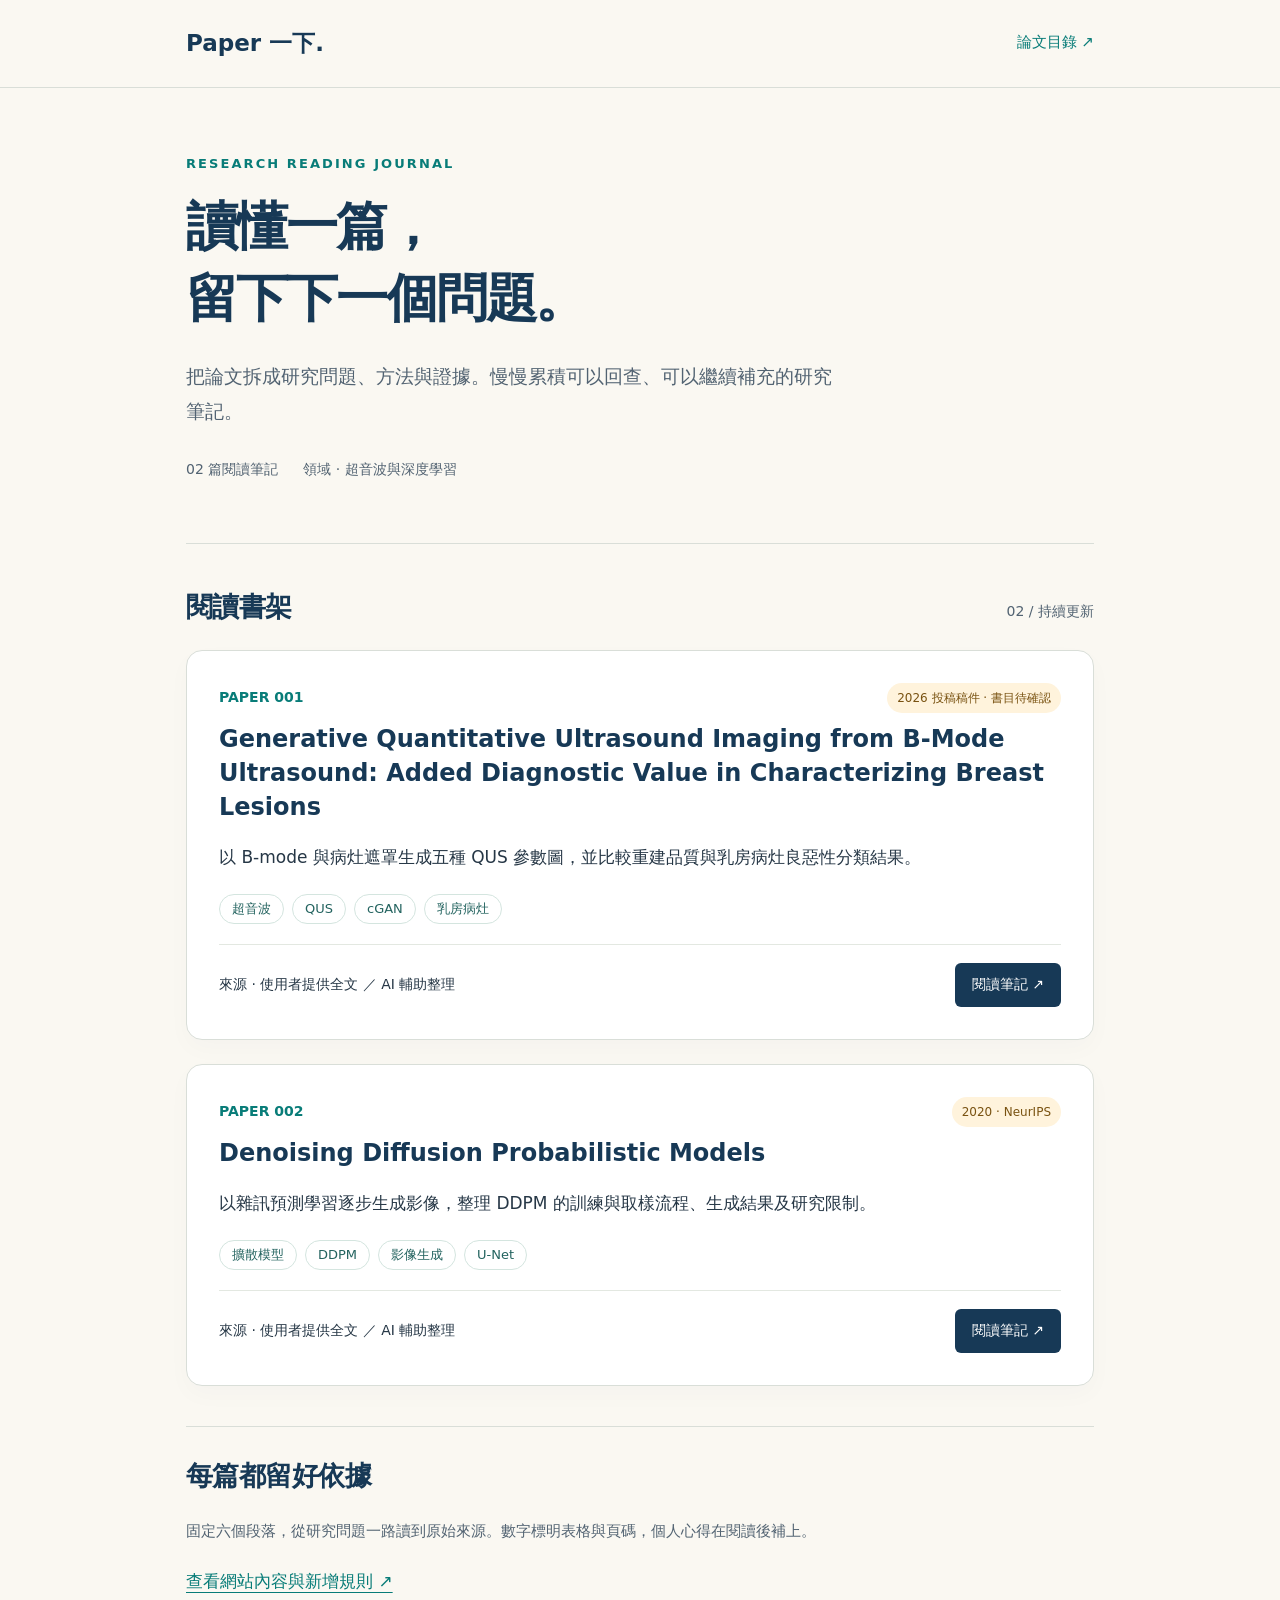
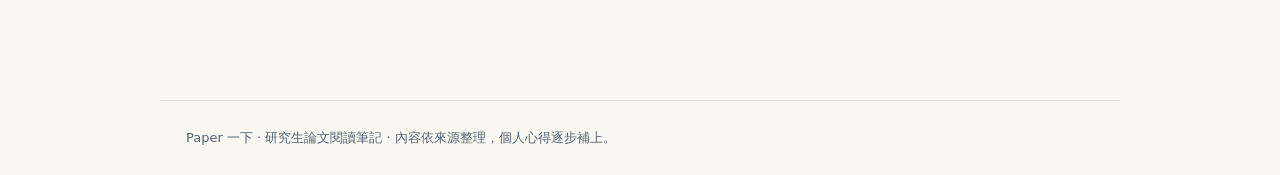
<file: index.html>
<!doctype html>
<html lang="zh-Hant"><head><meta charset="utf-8"><meta name="viewport" content="width=device-width, initial-scale=1"><title>研究生論文閱讀筆記｜Paper 一下</title><meta name="description" content="研究生的論文閱讀筆記，整理研究問題、方法、結果與來源。"><link rel="stylesheet" href="style.css"></head>
<body><a class="skip" href="#main">跳到主要內容</a><header><nav aria-label="主要導覽"><a class="brand" href="index.html">Paper 一下<span aria-hidden="true">.</span></a><a class="navlink" href="index.html#papers">論文目錄 ↗</a></nav></header>
<main id="main"><section class="hero"><div class="eyebrow">Research reading journal</div><h1>讀懂一篇，<br>留下下一個問題。</h1><p class="lead">把論文拆成研究問題、方法與證據。慢慢累積可以回查、可以繼續補充的研究筆記。</p><div class="hero-foot"><span>02 篇閱讀筆記</span><span>領域 · 超音波與深度學習</span></div></section>
<section id="papers" aria-labelledby="papers-heading"><div class="section-head"><h2 id="papers-heading">閱讀書架</h2><span class="counter">02 / 持續更新</span></div><article class="card"><div class="card-top"><span class="number">PAPER 001</span><span class="status">2026 投稿稿件 · 書目待確認</span></div><h3><a href="papers/generative-quantitative-ultrasound.html">Generative Quantitative Ultrasound Imaging from B-Mode Ultrasound: Added Diagnostic Value in Characterizing Breast Lesions</a></h3><p>以 B-mode 與病灶遮罩生成五種 QUS 參數圖，並比較重建品質與乳房病灶良惡性分類結果。</p><div class="tags"><span class="tag">超音波</span><span class="tag">QUS</span><span class="tag">cGAN</span><span class="tag">乳房病灶</span></div><div class="card-bottom"><span>來源 · 使用者提供全文 ／ AI 輔助整理</span><a class="button" href="papers/generative-quantitative-ultrasound.html">閱讀筆記 ↗</a></div></article><article class="card"><div class="card-top"><span class="number">PAPER 002</span><span class="status">2020 · NeurIPS</span></div><h3><a href="papers/ddpm.html">Denoising Diffusion Probabilistic Models</a></h3><p>以雜訊預測學習逐步生成影像，整理 DDPM 的訓練與取樣流程、生成結果及研究限制。</p><div class="tags"><span class="tag">擴散模型</span><span class="tag">DDPM</span><span class="tag">影像生成</span><span class="tag">U-Net</span></div><div class="card-bottom"><span>來源 · 使用者提供全文 ／ AI 輔助整理</span><a class="button" href="papers/ddpm.html">閱讀筆記 ↗</a></div></article></section>
<section class="about"><h2>每篇都留好依據</h2><p>固定六個段落，從研究問題一路讀到原始來源。數字標明表格與頁碼，個人心得在閱讀後補上。</p><a href="AGENTS.md">查看網站內容與新增規則 ↗</a></section></main><footer>Paper 一下 · 研究生論文閱讀筆記 · 內容依來源整理，個人心得逐步補上。</footer></body></html>
</file>
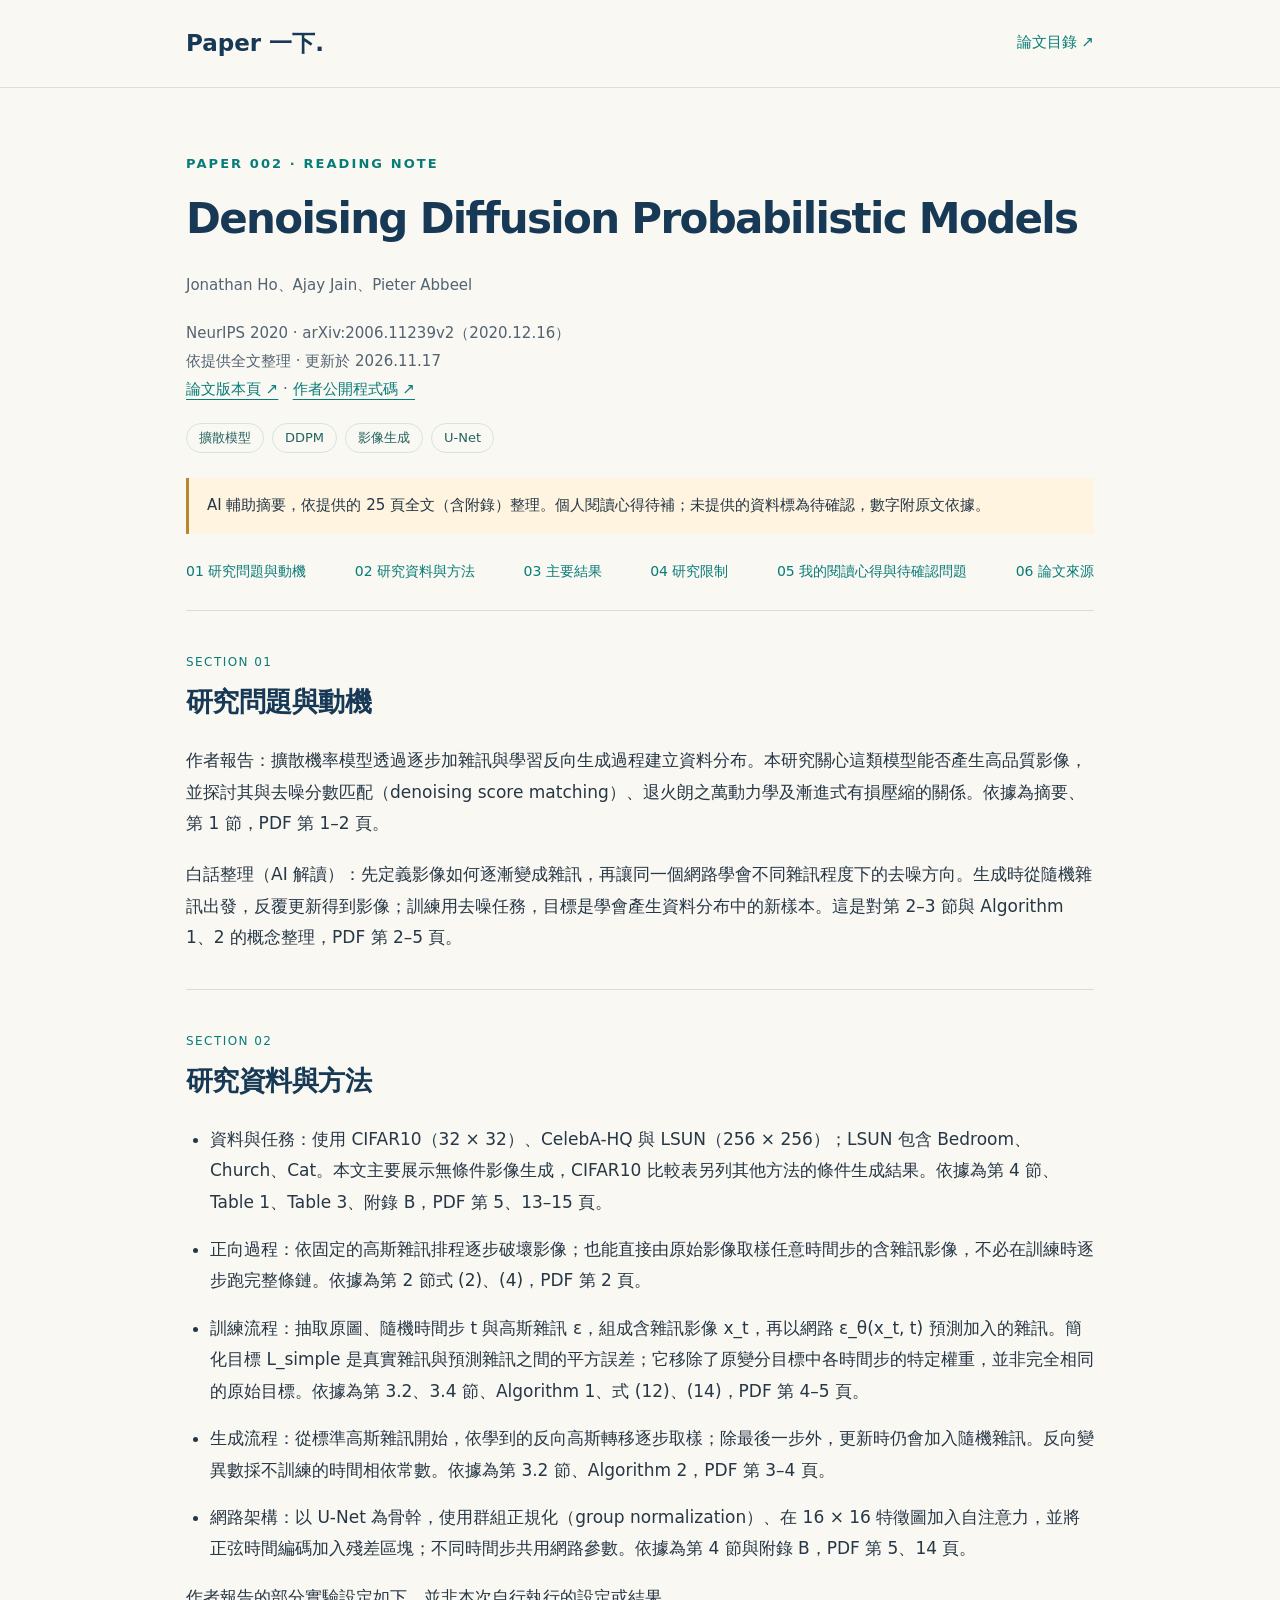
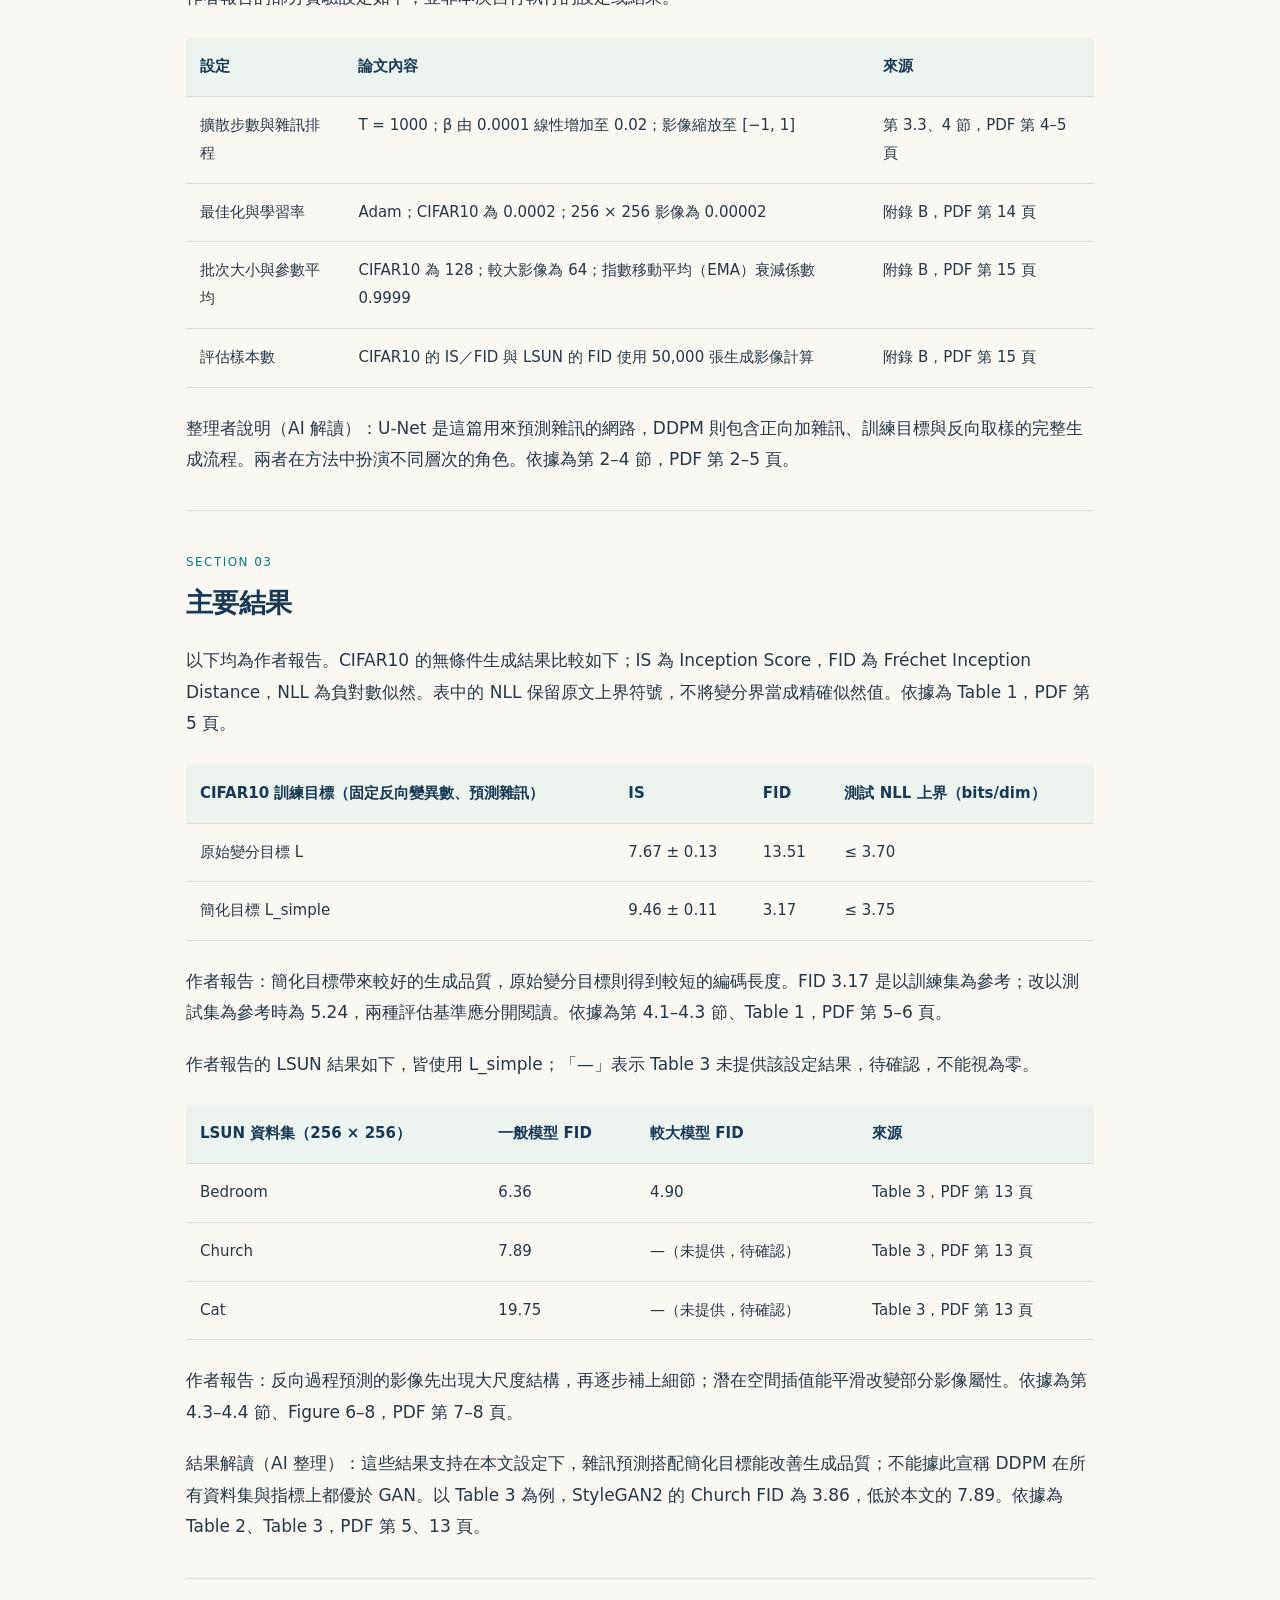
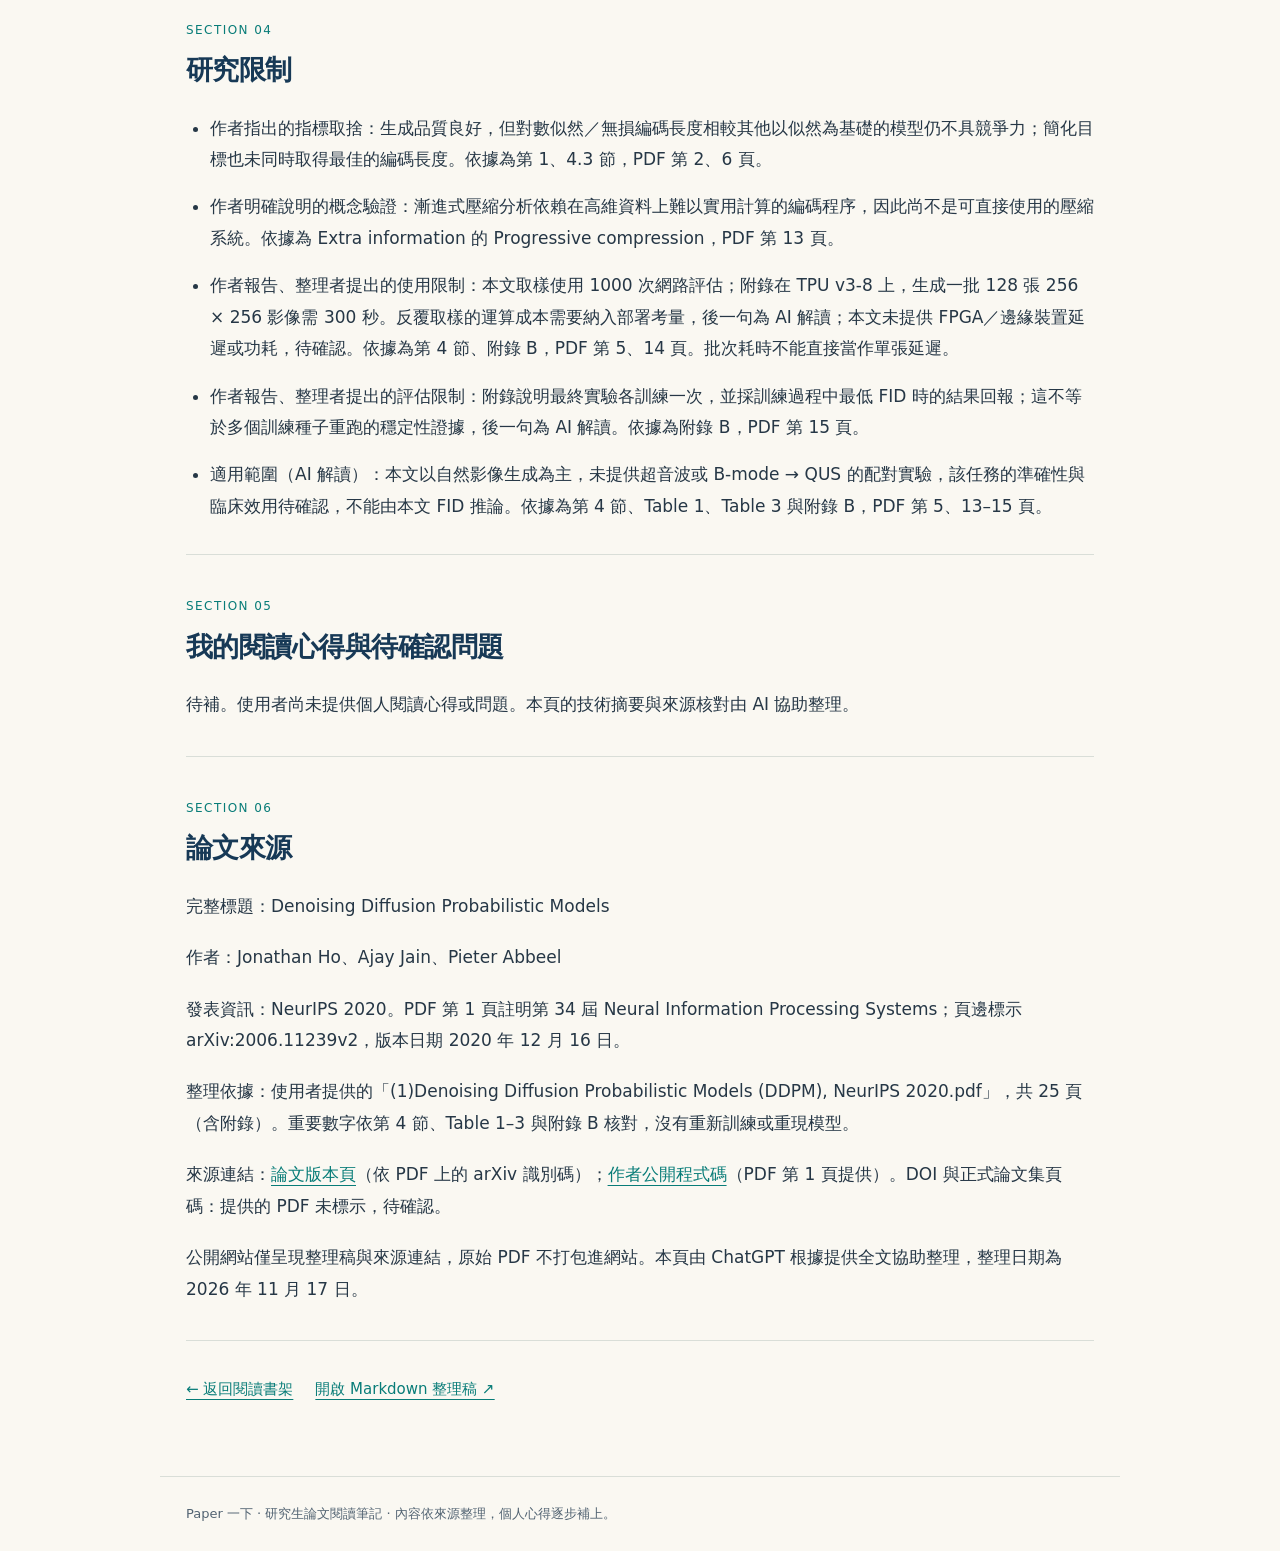
<file: papers/ddpm.html>
<!doctype html>
<html lang="zh-Hant"><head><meta charset="utf-8"><meta name="viewport" content="width=device-width, initial-scale=1"><title>Denoising Diffusion Probabilistic Models｜Paper 一下</title><meta name="description" content="研究生的論文閱讀筆記，整理研究問題、方法、結果與來源。"><link rel="stylesheet" href="../style.css"></head>
<body><a class="skip" href="#main">跳到主要內容</a><header><nav aria-label="主要導覽"><a class="brand" href="../index.html">Paper 一下<span aria-hidden="true">.</span></a><a class="navlink" href="../index.html#papers">論文目錄 ↗</a></nav></header>
<main id="main"><div class="eyebrow">Paper 002 · Reading note</div><h1 class="paper-title">Denoising Diffusion Probabilistic Models</h1><p class="authors">Jonathan Ho、Ajay Jain、Pieter Abbeel</p><p class="meta">NeurIPS 2020 · arXiv:2006.11239v2（2020.12.16）<br>依提供全文整理 · 更新於 2026.11.17<br><a href="https://arxiv.org/abs/2006.11239v2">論文版本頁 ↗</a> · <a href="https://github.com/hojonathanho/diffusion">作者公開程式碼 ↗</a></p><div class="tags"><span class="tag">擴散模型</span><span class="tag">DDPM</span><span class="tag">影像生成</span><span class="tag">U-Net</span></div><div class="notice">AI 輔助摘要，依提供的 25 頁全文（含附錄）整理。個人閱讀心得待補；未提供的資料標為待確認，數字附原文依據。</div><nav class="toc" aria-label="本頁目錄"><a href="#section-1">01 研究問題與動機</a><a href="#section-2">02 研究資料與方法</a><a href="#section-3">03 主要結果</a><a href="#section-4">04 研究限制</a><a href="#section-5">05 我的閱讀心得與待確認問題</a><a href="#section-6">06 論文來源</a></nav><section class="paper-section" id="section-1"><span class="section-no">SECTION 01</span><h2>研究問題與動機</h2><p>作者報告：擴散機率模型透過逐步加雜訊與學習反向生成過程建立資料分布。本研究關心這類模型能否產生高品質影像，並探討其與去噪分數匹配（denoising score matching）、退火朗之萬動力學及漸進式有損壓縮的關係。依據為摘要、第 1 節，PDF 第 1–2 頁。</p><p>白話整理（AI 解讀）：先定義影像如何逐漸變成雜訊，再讓同一個網路學會不同雜訊程度下的去噪方向。生成時從隨機雜訊出發，反覆更新得到影像；訓練用去噪任務，目標是學會產生資料分布中的新樣本。這是對第 2–3 節與 Algorithm 1、2 的概念整理，PDF 第 2–5 頁。</p></section><section class="paper-section" id="section-2"><span class="section-no">SECTION 02</span><h2>研究資料與方法</h2><ul><li>資料與任務：使用 CIFAR10（32 × 32）、CelebA-HQ 與 LSUN（256 × 256）；LSUN 包含 Bedroom、Church、Cat。本文主要展示無條件影像生成，CIFAR10 比較表另列其他方法的條件生成結果。依據為第 4 節、Table 1、Table 3、附錄 B，PDF 第 5、13–15 頁。</li><li>正向過程：依固定的高斯雜訊排程逐步破壞影像；也能直接由原始影像取樣任意時間步的含雜訊影像，不必在訓練時逐步跑完整條鏈。依據為第 2 節式 (2)、(4)，PDF 第 2 頁。</li><li>訓練流程：抽取原圖、隨機時間步 t 與高斯雜訊 ε，組成含雜訊影像 x_t，再以網路 ε_θ(x_t, t) 預測加入的雜訊。簡化目標 L_simple 是真實雜訊與預測雜訊之間的平方誤差；它移除了原變分目標中各時間步的特定權重，並非完全相同的原始目標。依據為第 3.2、3.4 節、Algorithm 1、式 (12)、(14)，PDF 第 4–5 頁。</li><li>生成流程：從標準高斯雜訊開始，依學到的反向高斯轉移逐步取樣；除最後一步外，更新時仍會加入隨機雜訊。反向變異數採不訓練的時間相依常數。依據為第 3.2 節、Algorithm 2，PDF 第 3–4 頁。</li><li>網路架構：以 U-Net 為骨幹，使用群組正規化（group normalization）、在 16 × 16 特徵圖加入自注意力，並將正弦時間編碼加入殘差區塊；不同時間步共用網路參數。依據為第 4 節與附錄 B，PDF 第 5、14 頁。</li></ul><p>作者報告的部分實驗設定如下，並非本次自行執行的設定或結果。</p><div class="table-scroll" tabindex="0" role="region" aria-label="實驗設定表"><table><thead><tr><th scope="col">設定</th><th scope="col">論文內容</th><th scope="col">來源</th></tr></thead><tbody><tr><td>擴散步數與雜訊排程</td><td>T = 1000；β 由 0.0001 線性增加至 0.02；影像縮放至 [−1, 1]</td><td>第 3.3、4 節，PDF 第 4–5 頁</td></tr><tr><td>最佳化與學習率</td><td>Adam；CIFAR10 為 0.0002；256 × 256 影像為 0.00002</td><td>附錄 B，PDF 第 14 頁</td></tr><tr><td>批次大小與參數平均</td><td>CIFAR10 為 128；較大影像為 64；指數移動平均（EMA）衰減係數 0.9999</td><td>附錄 B，PDF 第 15 頁</td></tr><tr><td>評估樣本數</td><td>CIFAR10 的 IS／FID 與 LSUN 的 FID 使用 50,000 張生成影像計算</td><td>附錄 B，PDF 第 15 頁</td></tr></tbody></table></div><p>整理者說明（AI 解讀）：U-Net 是這篇用來預測雜訊的網路，DDPM 則包含正向加雜訊、訓練目標與反向取樣的完整生成流程。兩者在方法中扮演不同層次的角色。依據為第 2–4 節，PDF 第 2–5 頁。</p></section><section class="paper-section" id="section-3"><span class="section-no">SECTION 03</span><h2>主要結果</h2><p>以下均為作者報告。CIFAR10 的無條件生成結果比較如下；IS 為 Inception Score，FID 為 Fréchet Inception Distance，NLL 為負對數似然。表中的 NLL 保留原文上界符號，不將變分界當成精確似然值。依據為 Table 1，PDF 第 5 頁。</p><div class="table-scroll" tabindex="0" role="region" aria-label="CIFAR10 生成結果表"><table><thead><tr><th scope="col">CIFAR10 訓練目標（固定反向變異數、預測雜訊）</th><th scope="col">IS</th><th scope="col">FID</th><th scope="col">測試 NLL 上界（bits/dim）</th></tr></thead><tbody><tr><td>原始變分目標 L</td><td>7.67 ± 0.13</td><td>13.51</td><td>≤ 3.70</td></tr><tr><td>簡化目標 L_simple</td><td>9.46 ± 0.11</td><td>3.17</td><td>≤ 3.75</td></tr></tbody></table></div><p>作者報告：簡化目標帶來較好的生成品質，原始變分目標則得到較短的編碼長度。FID 3.17 是以訓練集為參考；改以測試集為參考時為 5.24，兩種評估基準應分開閱讀。依據為第 4.1–4.3 節、Table 1，PDF 第 5–6 頁。</p><p>作者報告的 LSUN 結果如下，皆使用 L_simple；「—」表示 Table 3 未提供該設定結果，待確認，不能視為零。</p><div class="table-scroll" tabindex="0" role="region" aria-label="LSUN 生成結果表"><table><thead><tr><th scope="col">LSUN 資料集（256 × 256）</th><th scope="col">一般模型 FID</th><th scope="col">較大模型 FID</th><th scope="col">來源</th></tr></thead><tbody><tr><td>Bedroom</td><td>6.36</td><td>4.90</td><td>Table 3，PDF 第 13 頁</td></tr><tr><td>Church</td><td>7.89</td><td>—（未提供，待確認）</td><td>Table 3，PDF 第 13 頁</td></tr><tr><td>Cat</td><td>19.75</td><td>—（未提供，待確認）</td><td>Table 3，PDF 第 13 頁</td></tr></tbody></table></div><p>作者報告：反向過程預測的影像先出現大尺度結構，再逐步補上細節；潛在空間插值能平滑改變部分影像屬性。依據為第 4.3–4.4 節、Figure 6–8，PDF 第 7–8 頁。</p><p>結果解讀（AI 整理）：這些結果支持在本文設定下，雜訊預測搭配簡化目標能改善生成品質；不能據此宣稱 DDPM 在所有資料集與指標上都優於 GAN。以 Table 3 為例，StyleGAN2 的 Church FID 為 3.86，低於本文的 7.89。依據為 Table 2、Table 3，PDF 第 5、13 頁。</p></section><section class="paper-section" id="section-4"><span class="section-no">SECTION 04</span><h2>研究限制</h2><ul><li>作者指出的指標取捨：生成品質良好，但對數似然／無損編碼長度相較其他以似然為基礎的模型仍不具競爭力；簡化目標也未同時取得最佳的編碼長度。依據為第 1、4.3 節，PDF 第 2、6 頁。</li><li>作者明確說明的概念驗證：漸進式壓縮分析依賴在高維資料上難以實用計算的編碼程序，因此尚不是可直接使用的壓縮系統。依據為 Extra information 的 Progressive compression，PDF 第 13 頁。</li><li>作者報告、整理者提出的使用限制：本文取樣使用 1000 次網路評估；附錄在 TPU v3-8 上，生成一批 128 張 256 × 256 影像需 300 秒。反覆取樣的運算成本需要納入部署考量，後一句為 AI 解讀；本文未提供 FPGA／邊緣裝置延遲或功耗，待確認。依據為第 4 節、附錄 B，PDF 第 5、14 頁。批次耗時不能直接當作單張延遲。</li><li>作者報告、整理者提出的評估限制：附錄說明最終實驗各訓練一次，並採訓練過程中最低 FID 時的結果回報；這不等於多個訓練種子重跑的穩定性證據，後一句為 AI 解讀。依據為附錄 B，PDF 第 15 頁。</li><li>適用範圍（AI 解讀）：本文以自然影像生成為主，未提供超音波或 B-mode → QUS 的配對實驗，該任務的準確性與臨床效用待確認，不能由本文 FID 推論。依據為第 4 節、Table 1、Table 3 與附錄 B，PDF 第 5、13–15 頁。</li></ul></section><section class="paper-section" id="section-5"><span class="section-no">SECTION 05</span><h2>我的閱讀心得與待確認問題</h2><p>待補。使用者尚未提供個人閱讀心得或問題。本頁的技術摘要與來源核對由 AI 協助整理。</p></section><section class="paper-section" id="section-6"><span class="section-no">SECTION 06</span><h2>論文來源</h2><p>完整標題：Denoising Diffusion Probabilistic Models</p><p>作者：Jonathan Ho、Ajay Jain、Pieter Abbeel</p><p>發表資訊：NeurIPS 2020。PDF 第 1 頁註明第 34 屆 Neural Information Processing Systems；頁邊標示 arXiv:2006.11239v2，版本日期 2020 年 12 月 16 日。</p><p>整理依據：使用者提供的「(1)Denoising Diffusion Probabilistic Models (DDPM), NeurIPS 2020.pdf」，共 25 頁（含附錄）。重要數字依第 4 節、Table 1–3 與附錄 B 核對，沒有重新訓練或重現模型。</p><p>來源連結：<a href="https://arxiv.org/abs/2006.11239v2">論文版本頁</a>（依 PDF 上的 arXiv 識別碼）；<a href="https://github.com/hojonathanho/diffusion">作者公開程式碼</a>（PDF 第 1 頁提供）。DOI 與正式論文集頁碼：提供的 PDF 未標示，待確認。</p><p>公開網站僅呈現整理稿與來源連結，原始 PDF 不打包進網站。本頁由 ChatGPT 根據提供全文協助整理，整理日期為 2026 年 11 月 17 日。</p></section><div class="endlinks"><a href="../index.html">← 返回閱讀書架</a><a href="../notes/ddpm.md">開啟 Markdown 整理稿 ↗</a></div></main><footer>Paper 一下 · 研究生論文閱讀筆記 · 內容依來源整理，個人心得逐步補上。</footer></body></html>
</file>
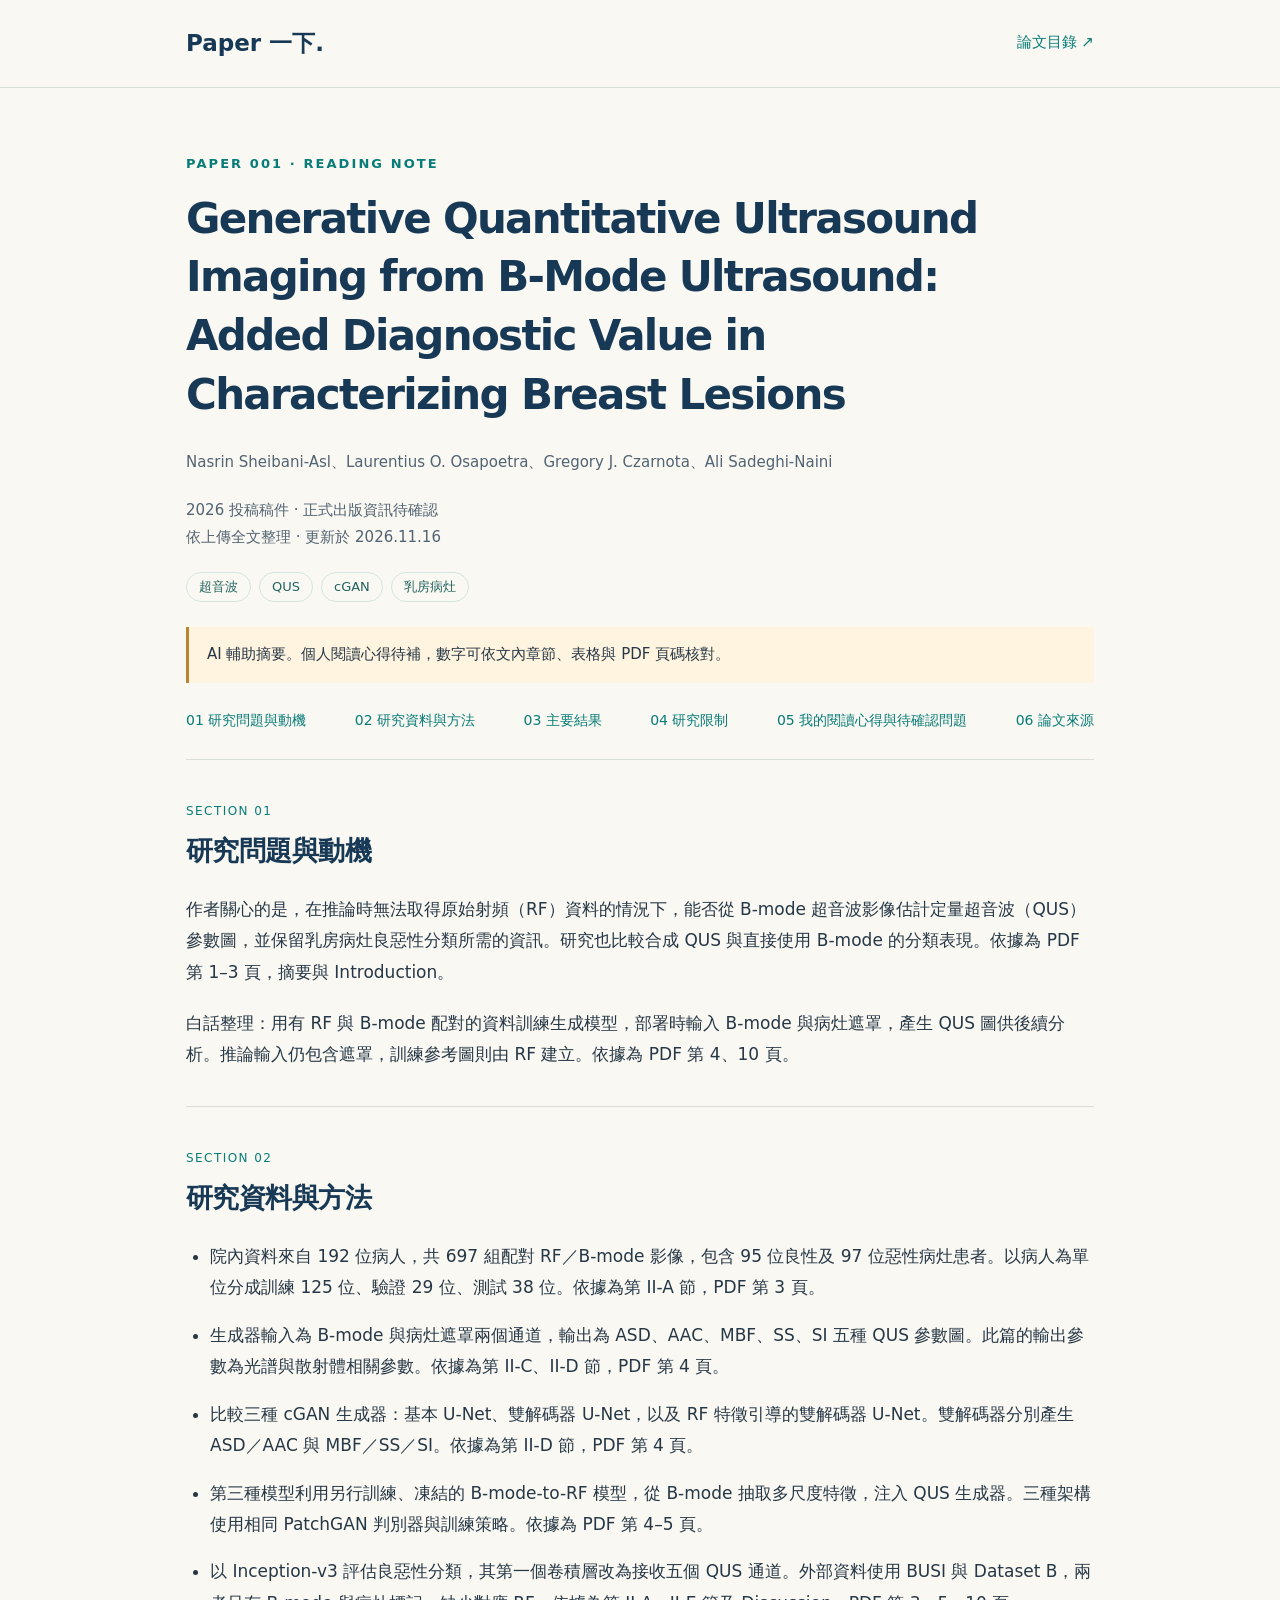
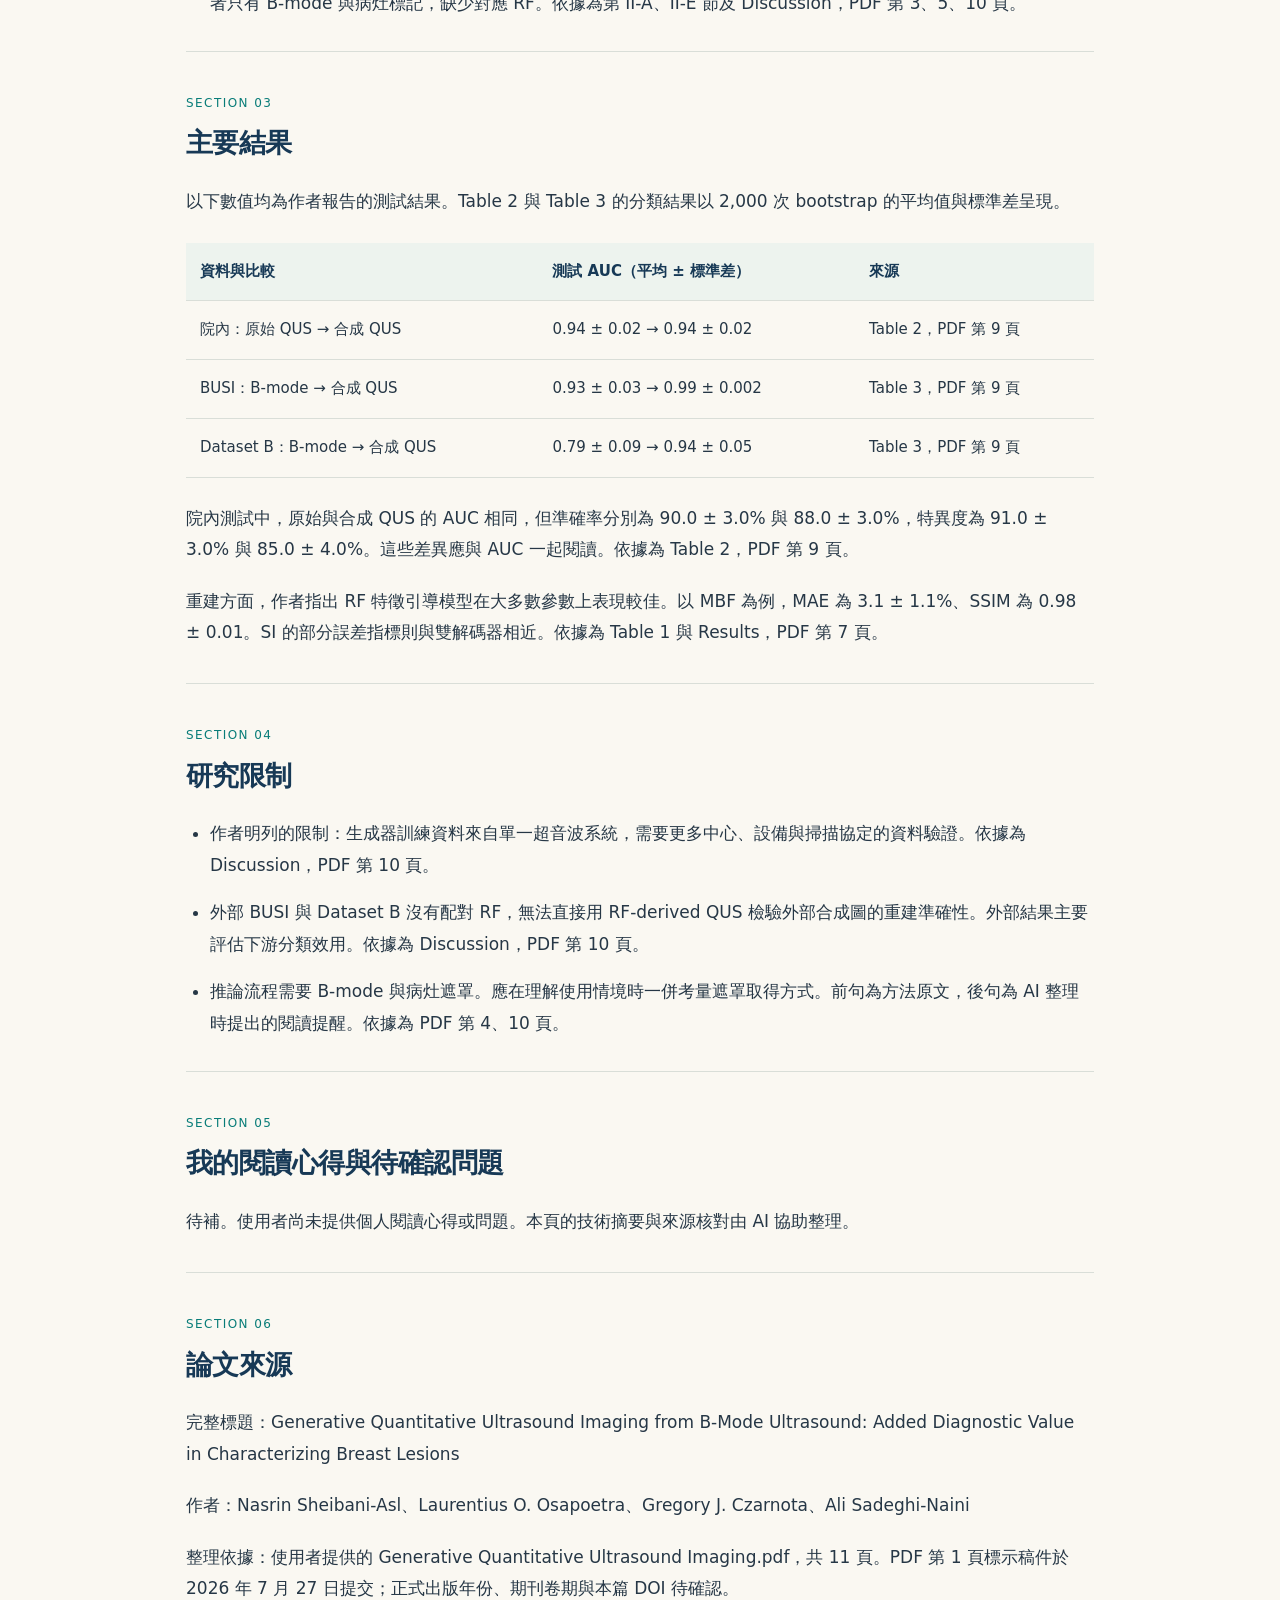
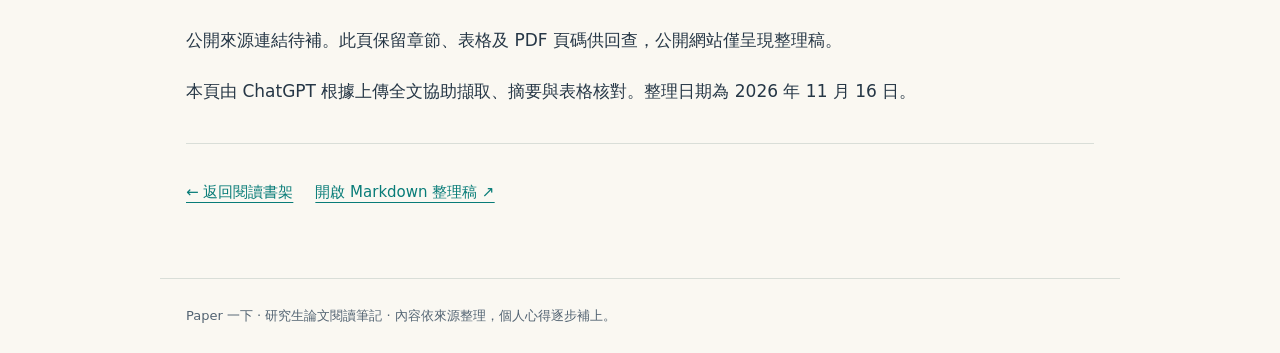
<file: papers/generative-quantitative-ultrasound.html>
<!doctype html>
<html lang="zh-Hant"><head><meta charset="utf-8"><meta name="viewport" content="width=device-width, initial-scale=1"><title>Generative Quantitative Ultrasound Imaging from B-Mode Ultrasound: Added Diagnostic Value in Characterizing Breast Lesions｜Paper 一下</title><meta name="description" content="研究生的論文閱讀筆記，整理研究問題、方法、結果與來源。"><link rel="stylesheet" href="../style.css"></head>
<body><a class="skip" href="#main">跳到主要內容</a><header><nav aria-label="主要導覽"><a class="brand" href="../index.html">Paper 一下<span aria-hidden="true">.</span></a><a class="navlink" href="../index.html#papers">論文目錄 ↗</a></nav></header>
<main id="main"><div class="eyebrow">Paper 001 · Reading note</div><h1 class="paper-title">Generative Quantitative Ultrasound Imaging from B-Mode Ultrasound: Added Diagnostic Value in Characterizing Breast Lesions</h1><p class="authors">Nasrin Sheibani-Asl、Laurentius O. Osapoetra、Gregory J. Czarnota、Ali Sadeghi-Naini</p><p class="meta">2026 投稿稿件 · 正式出版資訊待確認<br>依上傳全文整理 · 更新於 2026.11.16</p><div class="tags"><span class="tag">超音波</span><span class="tag">QUS</span><span class="tag">cGAN</span><span class="tag">乳房病灶</span></div><div class="notice">AI 輔助摘要。個人閱讀心得待補，數字可依文內章節、表格與 PDF 頁碼核對。</div><nav class="toc" aria-label="本頁目錄"><a href="#section-1">01 研究問題與動機</a><a href="#section-2">02 研究資料與方法</a><a href="#section-3">03 主要結果</a><a href="#section-4">04 研究限制</a><a href="#section-5">05 我的閱讀心得與待確認問題</a><a href="#section-6">06 論文來源</a></nav><section class="paper-section" id="section-1"><span class="section-no">SECTION 01</span><h2>研究問題與動機</h2><p>作者關心的是，在推論時無法取得原始射頻（RF）資料的情況下，能否從 B-mode 超音波影像估計定量超音波（QUS）參數圖，並保留乳房病灶良惡性分類所需的資訊。研究也比較合成 QUS 與直接使用 B-mode 的分類表現。依據為 PDF 第 1–3 頁，摘要與 Introduction。</p><p>白話整理：用有 RF 與 B-mode 配對的資料訓練生成模型，部署時輸入 B-mode 與病灶遮罩，產生 QUS 圖供後續分析。推論輸入仍包含遮罩，訓練參考圖則由 RF 建立。依據為 PDF 第 4、10 頁。</p></section><section class="paper-section" id="section-2"><span class="section-no">SECTION 02</span><h2>研究資料與方法</h2><ul><li>院內資料來自 192 位病人，共 697 組配對 RF／B-mode 影像，包含 95 位良性及 97 位惡性病灶患者。以病人為單位分成訓練 125 位、驗證 29 位、測試 38 位。依據為第 II-A 節，PDF 第 3 頁。</li><li>生成器輸入為 B-mode 與病灶遮罩兩個通道，輸出為 ASD、AAC、MBF、SS、SI 五種 QUS 參數圖。此篇的輸出參數為光譜與散射體相關參數。依據為第 II-C、II-D 節，PDF 第 4 頁。</li><li>比較三種 cGAN 生成器：基本 U-Net、雙解碼器 U-Net，以及 RF 特徵引導的雙解碼器 U-Net。雙解碼器分別產生 ASD／AAC 與 MBF／SS／SI。依據為第 II-D 節，PDF 第 4 頁。</li><li>第三種模型利用另行訓練、凍結的 B-mode-to-RF 模型，從 B-mode 抽取多尺度特徵，注入 QUS 生成器。三種架構使用相同 PatchGAN 判別器與訓練策略。依據為 PDF 第 4–5 頁。</li><li>以 Inception-v3 評估良惡性分類，其第一個卷積層改為接收五個 QUS 通道。外部資料使用 BUSI 與 Dataset B，兩者只有 B-mode 與病灶標記，缺少對應 RF。依據為第 II-A、II-E 節及 Discussion，PDF 第 3、5、10 頁。</li></ul></section><section class="paper-section" id="section-3"><span class="section-no">SECTION 03</span><h2>主要結果</h2><p>以下數值均為作者報告的測試結果。Table 2 與 Table 3 的分類結果以 2,000 次 bootstrap 的平均值與標準差呈現。</p><div class="table-scroll" tabindex="0" role="region" aria-label="分類結果表"><table><thead><tr><th scope="col">資料與比較</th><th scope="col">測試 AUC（平均 ± 標準差）</th><th scope="col">來源</th></tr></thead><tbody><tr><td>院內：原始 QUS → 合成 QUS</td><td>0.94 ± 0.02 → 0.94 ± 0.02</td><td>Table 2，PDF 第 9 頁</td></tr><tr><td>BUSI：B-mode → 合成 QUS</td><td>0.93 ± 0.03 → 0.99 ± 0.002</td><td>Table 3，PDF 第 9 頁</td></tr><tr><td>Dataset B：B-mode → 合成 QUS</td><td>0.79 ± 0.09 → 0.94 ± 0.05</td><td>Table 3，PDF 第 9 頁</td></tr></tbody></table></div><p>院內測試中，原始與合成 QUS 的 AUC 相同，但準確率分別為 90.0 ± 3.0% 與 88.0 ± 3.0%，特異度為 91.0 ± 3.0% 與 85.0 ± 4.0%。這些差異應與 AUC 一起閱讀。依據為 Table 2，PDF 第 9 頁。</p><p>重建方面，作者指出 RF 特徵引導模型在大多數參數上表現較佳。以 MBF 為例，MAE 為 3.1 ± 1.1%、SSIM 為 0.98 ± 0.01。SI 的部分誤差指標則與雙解碼器相近。依據為 Table 1 與 Results，PDF 第 7 頁。</p></section><section class="paper-section" id="section-4"><span class="section-no">SECTION 04</span><h2>研究限制</h2><ul><li>作者明列的限制：生成器訓練資料來自單一超音波系統，需要更多中心、設備與掃描協定的資料驗證。依據為 Discussion，PDF 第 10 頁。</li><li>外部 BUSI 與 Dataset B 沒有配對 RF，無法直接用 RF-derived QUS 檢驗外部合成圖的重建準確性。外部結果主要評估下游分類效用。依據為 Discussion，PDF 第 10 頁。</li><li>推論流程需要 B-mode 與病灶遮罩。應在理解使用情境時一併考量遮罩取得方式。前句為方法原文，後句為 AI 整理時提出的閱讀提醒。依據為 PDF 第 4、10 頁。</li></ul></section><section class="paper-section" id="section-5"><span class="section-no">SECTION 05</span><h2>我的閱讀心得與待確認問題</h2><p>待補。使用者尚未提供個人閱讀心得或問題。本頁的技術摘要與來源核對由 AI 協助整理。</p></section><section class="paper-section" id="section-6"><span class="section-no">SECTION 06</span><h2>論文來源</h2><p>完整標題：Generative Quantitative Ultrasound Imaging from B-Mode Ultrasound: Added Diagnostic Value in Characterizing Breast Lesions</p><p>作者：Nasrin Sheibani-Asl、Laurentius O. Osapoetra、Gregory J. Czarnota、Ali Sadeghi-Naini</p><p>整理依據：使用者提供的 Generative Quantitative Ultrasound Imaging.pdf，共 11 頁。PDF 第 1 頁標示稿件於 2026 年 7 月 27 日提交；正式出版年份、期刊卷期與本篇 DOI 待確認。</p><p>公開來源連結待補。此頁保留章節、表格及 PDF 頁碼供回查，公開網站僅呈現整理稿。</p><p>本頁由 ChatGPT 根據上傳全文協助擷取、摘要與表格核對。整理日期為 2026 年 11 月 16 日。</p></section><div class="endlinks"><a href="../index.html">← 返回閱讀書架</a><a href="../notes/generative-quantitative-ultrasound.md">開啟 Markdown 整理稿 ↗</a></div></main><footer>Paper 一下 · 研究生論文閱讀筆記 · 內容依來源整理，個人心得逐步補上。</footer></body></html>
</file>
<file: style.css>
*{box-sizing:border-box}html{scroll-behavior:smooth}body{margin:0;background:#faf8f2;color:#263746;font-family:system-ui,-apple-system,"Noto Sans TC","Microsoft JhengHei",sans-serif;font-size:17px;line-height:1.85}a{color:#087c78;text-underline-offset:5px}a:hover{color:#143a5a}a:focus-visible,div:focus-visible{outline:3px solid #c48826;outline-offset:6px}.skip{position:absolute;top:-80px}.skip:focus{top:12px;left:12px;background:white;padding:10px;z-index:2}header{border-bottom:1px solid #d9ded8}nav{max-width:960px;margin:auto;padding:22px 26px;display:flex;justify-content:space-between;align-items:center;gap:16px}nav a{text-decoration:none}.brand{font-size:23px;font-weight:800;color:#173956}.navlink{font-size:15px}main{max-width:960px;margin:auto;padding:64px 26px 72px}.eyebrow{color:#087c78;font-size:13px;letter-spacing:.16em;font-weight:750;text-transform:uppercase}h1,h2,h3{color:#173956;line-height:1.4;overflow-wrap:anywhere}h1{font-size:clamp(32px,5vw,52px);letter-spacing:-.04em;margin:14px 0 24px}h2{font-size:27px;letter-spacing:-.02em;margin:0 0 24px}h3{font-size:24px;margin:10px 0 18px}p{margin:0 0 20px}.lead{max-width:650px;color:#526372;font-size:19px}.hero{padding-bottom:60px;border-bottom:1px solid #d9ded8}.hero-foot{display:flex;gap:25px;align-items:center;margin-top:28px;color:#526372;font-size:14px}.section-head{display:flex;justify-content:space-between;align-items:baseline;gap:20px;margin:44px 0 24px}.section-head h2{margin:0}.counter{font-size:14px;color:#526372}.card{background:#fff;border:1px solid #d9ded8;border-radius:16px;padding:32px;box-shadow:0 9px 25px #17395606}.card h3 a{color:#173956;text-decoration:none}.card h3 a:hover{text-decoration:underline}.card-top{display:flex;align-items:center;justify-content:space-between;gap:18px}.number{font-size:14px;font-weight:750;color:#087c78}.status{font-size:12px;background:#fff3dc;color:#795211;padding:4px 10px;border-radius:30px}.tags{display:flex;flex-wrap:wrap;gap:8px;margin:20px 0}.tag{font-size:13px;border:1px solid #d4e5df;border-radius:30px;padding:2px 12px;color:#23635f}.card-bottom{border-top:1px solid #e3e8e1;padding-top:18px;display:flex;justify-content:space-between;gap:20px;align-items:center;font-size:14px}.button{display:inline-block;border-radius:6px;padding:9px 17px;background:#173956;color:white;text-decoration:none}.button:hover{background:#235579;color:white}.about{margin-top:40px;padding:30px 0;border-top:1px solid #d9ded8}.about p{font-size:15px;color:#526372}.paper-title{font-size:clamp(28px,4.3vw,42px)}.authors,.meta{font-size:15px;color:#526372}.notice{border-left:3px solid #b98531;background:#fff4df;padding:14px 18px;font-size:15px;margin-top:25px}.toc{padding:25px 0;border-bottom:1px solid #d9ded8;display:flex;flex-wrap:wrap;gap:9px 22px;font-size:14px}.toc a{text-decoration:none}.paper-section{padding:40px 0 15px;border-bottom:1px solid #d9ded8;scroll-margin-top:20px}.section-no{display:block;font-size:12px;color:#087c78;letter-spacing:.12em;margin-bottom:10px}.paper-section li{margin-bottom:16px}.paper-section ul{padding-left:24px}.table-scroll{overflow-x:auto;margin:25px 0}table{border-collapse:collapse;min-width:570px;width:100%;font-size:15px}th,td{padding:15px 14px;border-bottom:1px solid #d9ded8;text-align:left;vertical-align:top}th{background:#edf3ee;color:#173956}footer{max-width:960px;margin:auto;padding:25px 26px;border-top:1px solid #d9ded8;color:#526372;font-size:13px}.endlinks{display:flex;gap:22px;margin-top:35px;font-size:15px}@media(max-width:600px){main{padding:38px 20px 50px}nav{padding:18px 20px}.navlink{font-size:13px}.brand{font-size:20px}.card{padding:23px}.card-top,.card-bottom{align-items:flex-start}.card-bottom{flex-direction:column}.hero{padding-bottom:35px}h3{font-size:21px}.hero-foot{gap:15px;flex-wrap:wrap}.paper-section{padding-top:30px}.section-head{margin-top:32px}h2{font-size:24px}}
.card + .card{margin-top:24px}
</file>
